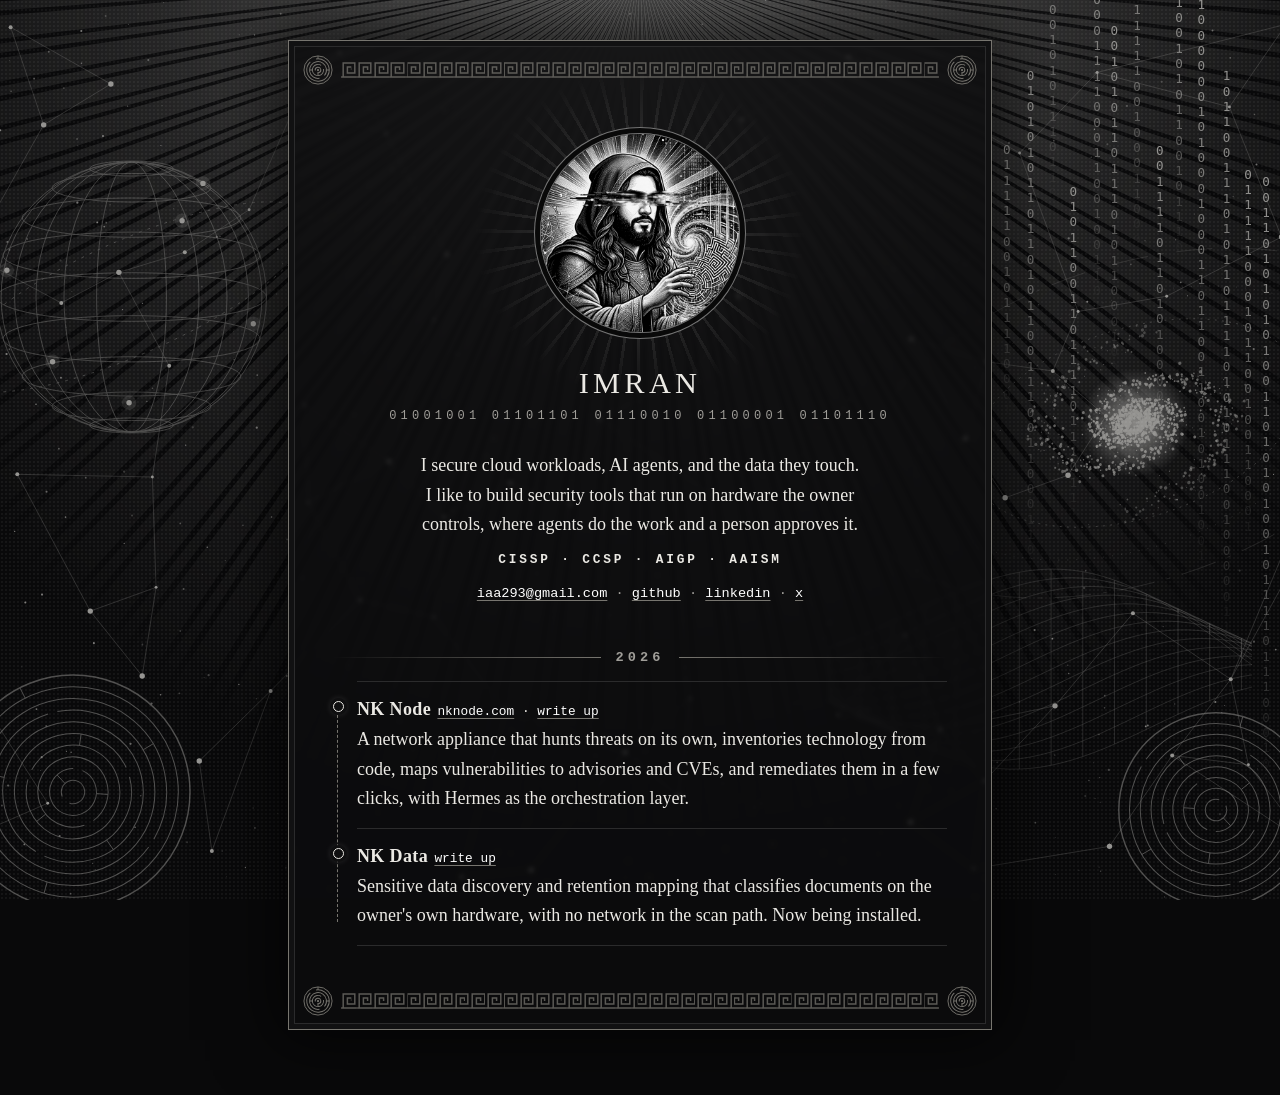
<file: index.html>
<!doctype html>
<html lang="en">
<head>
<meta charset="utf-8">
<meta name="viewport" content="width=device-width, initial-scale=1">
<title>Imran</title>
<meta name="description" content="Imran secures cloud workloads, AI agents, and the data they touch. Projects and write ups.">
<meta property="og:type" content="website">
<meta property="og:title" content="Imran">
<meta property="og:description" content="Imran secures cloud workloads, AI agents, and the data they touch. Projects and write ups.">
<meta property="og:url" content="https://techguardcoder.github.io/">
<meta property="og:image" content="https://techguardcoder.github.io/assets/portrait.jpg">
<meta name="twitter:card" content="summary">
<link rel="icon" type="image/png" href="assets/favicon.png">
<link rel="apple-touch-icon" href="assets/apple-touch-icon.png">
<link rel="stylesheet" href="style.css">
</head>
<body>
<div class="frame">
<div class="band" aria-hidden="true"><i></i><b></b><i></i></div>
<main>
<header class="hero">
<div class="portrait"><img src="assets/portrait.jpg" width="560" height="560" alt="Engraved style illustration of a hooded figure, eyes hidden behind a glitch, holding a maze of light"></div>
<h1>Imran</h1>
<p class="binary" aria-hidden="true">01001001 01101101 01110010 01100001 01101110</p>
</header>
<p class="intro">I secure cloud workloads, AI agents, and the data they touch. I like to build security tools that run on hardware the owner controls, where agents do the work and a person approves it.</p>
<p class="certs">CISSP · CCSP · AIGP · AAISM</p>
<p class="contact"><a href="mailto:iaa293@gmail.com">iaa293@gmail.com</a> · <a href="https://github.com/TechGuardCoder">github</a> · <a href="https://linkedin.com/in/imran-afridi">linkedin</a> · <a href="https://x.com/techguardai">x</a></p>

<h2>2026</h2>
<ul class="work">
<li>
<span class="name">NK Node</span><span class="links"><a href="https://nknode.com">nknode.com</a> · <a href="writing/nk-node.html">write up</a></span><br>
A network appliance that hunts threats on its own, inventories technology from code, maps vulnerabilities to advisories and CVEs, and remediates them in a few clicks, with Hermes as the orchestration layer.
</li>
<li>
<span class="name">NK Data</span><span class="links"><a href="writing/nk-data.html">write up</a></span><br>
Sensitive data discovery and retention mapping that classifies documents on the owner's own hardware, with no network in the scan path. Now being installed.
</li>
</ul>

</main>
<div class="band" aria-hidden="true"><i></i><b></b><i></i></div>
</div>
</body>
</html>
</file>
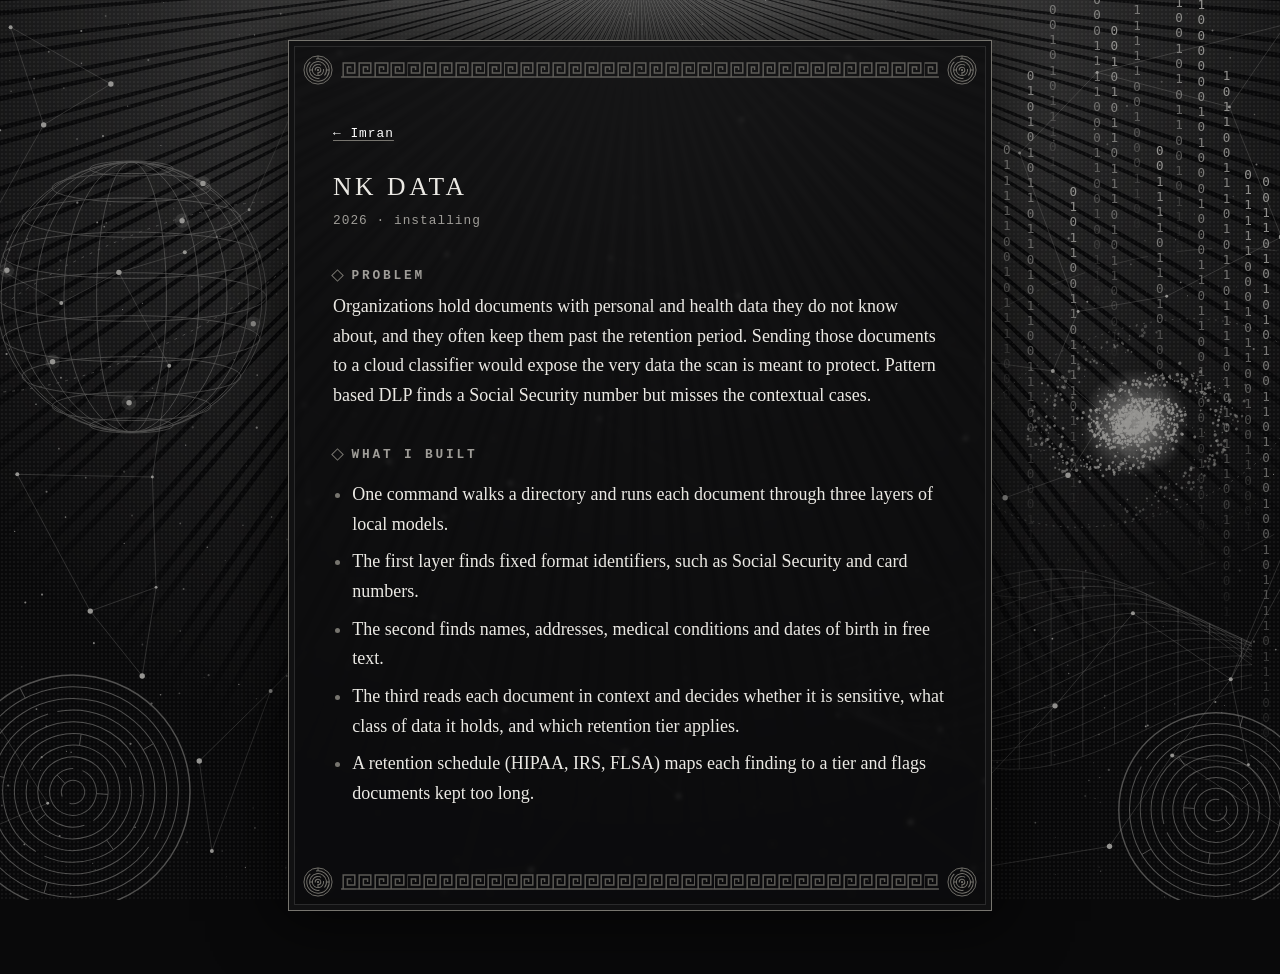
<file: writing/nk-data.html>
<!doctype html>
<html lang="en">
<head>
<meta charset="utf-8">
<meta name="viewport" content="width=device-width, initial-scale=1">
<title>NK Data · Imran</title>
<meta name="description" content="Sensitive data discovery and retention mapping that classifies documents on hardware the owner controls.">
<meta property="og:type" content="website">
<meta property="og:title" content="NK Data · Imran">
<meta property="og:description" content="Sensitive data discovery and retention mapping that classifies documents on hardware the owner controls.">
<meta property="og:url" content="https://techguardcoder.github.io/writing/nk-data.html">
<meta property="og:image" content="https://techguardcoder.github.io/assets/portrait.jpg">
<meta name="twitter:card" content="summary">
<link rel="icon" type="image/png" href="../assets/favicon.png">
<link rel="apple-touch-icon" href="../assets/apple-touch-icon.png">
<link rel="stylesheet" href="../style.css">
</head>
<body>
<div class="frame">
<div class="band" aria-hidden="true"><i></i><b></b><i></i></div>
<article>
<a class="back" href="../">&larr; Imran</a>
<h1>NK Data</h1>
<p class="meta">2026 · installing</p>

<h2>Problem</h2>
<p>Organizations hold documents with personal and health data they do not know about, and they often keep them past the retention period. Sending those documents to a cloud classifier would expose the very data the scan is meant to protect. Pattern based DLP finds a Social Security number but misses the contextual cases.</p>

<h2>What I built</h2>
<ul>
<li>One command walks a directory and runs each document through three layers of local models.</li>
<li>The first layer finds fixed format identifiers, such as Social Security and card numbers.</li>
<li>The second finds names, addresses, medical conditions and dates of birth in free text.</li>
<li>The third reads each document in context and decides whether it is sensitive, what class of data it holds, and which retention tier applies.</li>
<li>A retention schedule (HIPAA, IRS, FLSA) maps each finding to a tier and flags documents kept too long.</li>
</ul>
</article>
<div class="band" aria-hidden="true"><i></i><b></b><i></i></div>
</div>
</body>
</html>
</file>
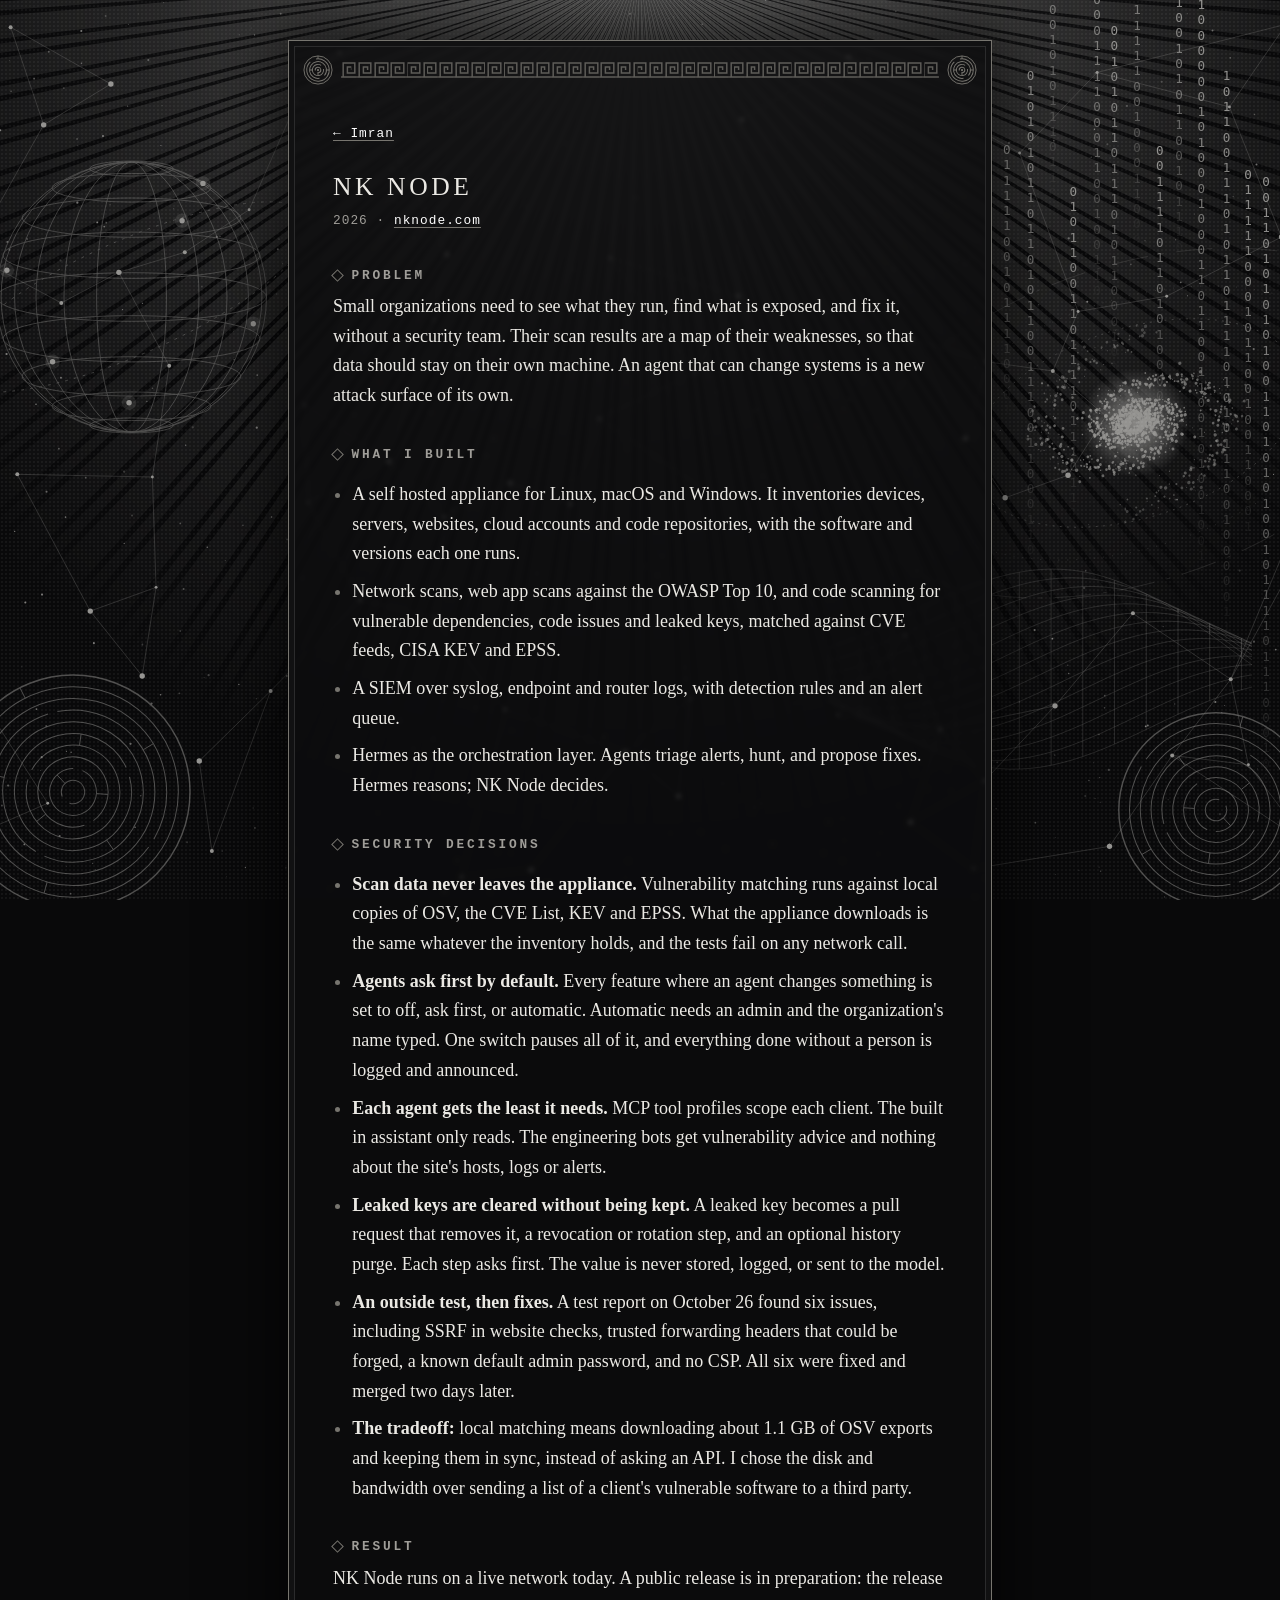
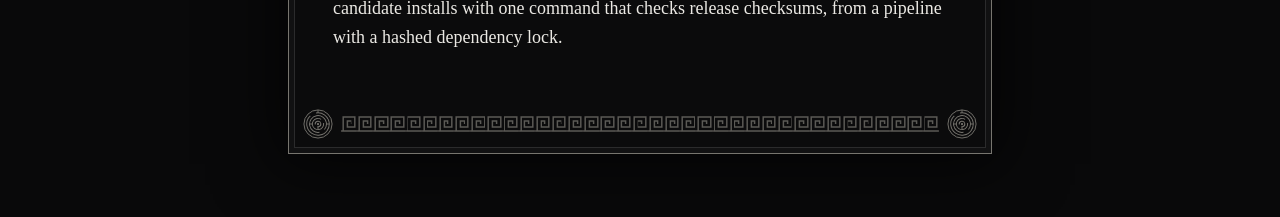
<file: writing/nk-node.html>
<!doctype html>
<html lang="en">
<head>
<meta charset="utf-8">
<meta name="viewport" content="width=device-width, initial-scale=1">
<title>NK Node · Imran</title>
<meta name="description" content="A self hosted security operations appliance where agents propose fixes, people approve them, and scan data stays on the machine.">
<meta property="og:type" content="website">
<meta property="og:title" content="NK Node · Imran">
<meta property="og:description" content="A self hosted security operations appliance where agents propose fixes, people approve them, and scan data stays on the machine.">
<meta property="og:url" content="https://techguardcoder.github.io/writing/nk-node.html">
<meta property="og:image" content="https://techguardcoder.github.io/assets/portrait.jpg">
<meta name="twitter:card" content="summary">
<link rel="icon" type="image/png" href="../assets/favicon.png">
<link rel="apple-touch-icon" href="../assets/apple-touch-icon.png">
<link rel="stylesheet" href="../style.css">
</head>
<body>
<div class="frame">
<div class="band" aria-hidden="true"><i></i><b></b><i></i></div>
<article>
<a class="back" href="../">&larr; Imran</a>
<h1>NK Node</h1>
<p class="meta">2026 · <a href="https://nknode.com">nknode.com</a></p>

<h2>Problem</h2>
<p>Small organizations need to see what they run, find what is exposed, and fix it, without a security team. Their scan results are a map of their weaknesses, so that data should stay on their own machine. An agent that can change systems is a new attack surface of its own.</p>

<h2>What I built</h2>
<ul>
<li>A self hosted appliance for Linux, macOS and Windows. It inventories devices, servers, websites, cloud accounts and code repositories, with the software and versions each one runs.</li>
<li>Network scans, web app scans against the OWASP Top 10, and code scanning for vulnerable dependencies, code issues and leaked keys, matched against CVE feeds, CISA KEV and EPSS.</li>
<li>A SIEM over syslog, endpoint and router logs, with detection rules and an alert queue.</li>
<li>Hermes as the orchestration layer. Agents triage alerts, hunt, and propose fixes. Hermes reasons; NK Node decides.</li>
</ul>

<h2>Security decisions</h2>
<ul>
<li><strong>Scan data never leaves the appliance.</strong> Vulnerability matching runs against local copies of OSV, the CVE List, KEV and EPSS. What the appliance downloads is the same whatever the inventory holds, and the tests fail on any network call.</li>
<li><strong>Agents ask first by default.</strong> Every feature where an agent changes something is set to off, ask first, or automatic. Automatic needs an admin and the organization's name typed. One switch pauses all of it, and everything done without a person is logged and announced.</li>
<li><strong>Each agent gets the least it needs.</strong> MCP tool profiles scope each client. The built in assistant only reads. The engineering bots get vulnerability advice and nothing about the site's hosts, logs or alerts.</li>
<li><strong>Leaked keys are cleared without being kept.</strong> A leaked key becomes a pull request that removes it, a revocation or rotation step, and an optional history purge. Each step asks first. The value is never stored, logged, or sent to the model.</li>
<li><strong>An outside test, then fixes.</strong> A test report on October 26 found six issues, including SSRF in website checks, trusted forwarding headers that could be forged, a known default admin password, and no CSP. All six were fixed and merged two days later.</li>
<li><strong>The tradeoff:</strong> local matching means downloading about 1.1 GB of OSV exports and keeping them in sync, instead of asking an API. I chose the disk and bandwidth over sending a list of a client's vulnerable software to a third party.</li>
</ul>

<h2>Result</h2>
<p>NK Node runs on a live network today. A public release is in preparation: the release candidate installs with one command that checks release checksums, from a pipeline with a hashed dependency lock.</p>

</article>
<div class="band" aria-hidden="true"><i></i><b></b><i></i></div>
</div>
</body>
</html>
</file>
<file: style.css>
/* Ink monochrome, after the portrait. Dark only. */
:root {
  color-scheme: dark;
  --bg:#09090a; --panel:#0f0f10; --glass:rgba(13,13,14,.84); --fg:#ebe9e4; --muted:#a09e99; --rule:#2b2b2c; --rule-strong:#77756f;
  --link:#ffffff; --ray:rgba(235,233,228,.12); --dot:rgba(235,233,228,.055); --art:rgba(235,233,228,.62);
  --serif: "Iowan Old Style", "Palatino Linotype", "Book Antiqua", Palatino, Georgia, serif;
  --mono: ui-monospace, SFMono-Regular, Menlo, Consolas, monospace;
  --meander: url("data:image/svg+xml,%3Csvg xmlns='http://www.w3.org/2000/svg' width='16' height='16' viewBox='0 0 16 16'%3E%3Cpath d='M0 15H16M2 15V1H14V11H6V5H10V8' fill='none' stroke='black' stroke-width='1.4'/%3E%3C/svg%3E");
  --medallion: url("data:image/svg+xml,%3Csvg xmlns='http://www.w3.org/2000/svg' viewBox='0 0 32 32'%3E%3Cg fill='none' stroke='black' stroke-width='1'%3E%3Ccircle cx='16' cy='16' r='15'/%3E%3Ccircle cx='16' cy='16' r='12' stroke-dasharray='68 7.4' transform='rotate(-100 16 16)'/%3E%3Ccircle cx='16' cy='16' r='9' stroke-dasharray='50 6.5' transform='rotate(80 16 16)'/%3E%3Ccircle cx='16' cy='16' r='6' stroke-dasharray='32 5.7' transform='rotate(-10 16 16)'/%3E%3Ccircle cx='16' cy='16' r='3' stroke-dasharray='15 3.8' transform='rotate(170 16 16)'/%3E%3Cpath d='M16 1V4M25 16H28M7 16H10M16 19V22'/%3E%3C/g%3E%3Ccircle cx='16' cy='16' r='1.2'/%3E%3C/svg%3E");
}

* { box-sizing: border-box; }
html { background:radial-gradient(ellipse 70% 55% at 50% 0%, #1c1c1d, var(--bg) 70%) fixed var(--bg); }
body { margin:0; padding:2.5rem 1rem 4rem; color:var(--fg); font:18px/1.65 var(--serif); position:relative; min-height:100vh; }

/* The engraving behind the page: rays, galaxy, binary rain, globe, labyrinths, mesh, constellations; halftone over it */
body::before, body::after { content:""; position:fixed; inset:0; pointer-events:none; z-index:-1; }
body::after { background:var(--art);
  -webkit-mask:url("assets/backdrop.svg") center top / cover no-repeat; mask:url("assets/backdrop.svg") center top / cover no-repeat; }
body::before { z-index:0; background:radial-gradient(var(--dot) 1px, transparent 1.3px) 0 0 / 4px 4px; }

/* The engraved frame, translucent so the engraving shows through */
.frame { max-width:44rem; margin:0 auto; background:var(--glass); border:1px solid var(--rule-strong); position:relative; z-index:1;
  -webkit-backdrop-filter:blur(2px); backdrop-filter:blur(2px);
  box-shadow: inset 0 0 0 5px var(--glass), inset 0 0 0 6px var(--rule), 0 0 60px 10px rgba(0,0,0,.65); }
.band { display:flex; align-items:center; gap:.5rem; padding:.85rem .85rem 0; }
.band:last-child { padding:0 .85rem .85rem; }
.band i { flex:none; width:30px; height:30px; background:var(--rule-strong);
  -webkit-mask:var(--medallion) center / contain no-repeat; mask:var(--medallion) center / contain no-repeat; }
.band b { flex:1; height:16px; background:var(--rule-strong); opacity:.75;
  -webkit-mask:var(--meander) 0 0 / 16px 16px round; mask:var(--meander) 0 0 / 16px 16px round; }
main, article { padding:2rem 2.75rem 2.5rem; }

a { color:var(--link); text-decoration-color:var(--rule-strong); text-decoration-thickness:1px; text-underline-offset:3px; }
a:hover { text-decoration-color:currentColor; }
p { margin:0 0 1rem; }
.muted { color:var(--muted); }

h1 { font-weight:400; font-size:1.9rem; line-height:1.2; letter-spacing:.14em; text-transform:uppercase; margin:0 0 .5rem; }
h2 { display:flex; align-items:center; gap:.9rem; font:600 .85rem var(--mono); letter-spacing:.3em; color:var(--muted);
  margin:2.75rem 0 1rem; }
h2::before, h2::after { content:""; flex:1; height:1px; background:linear-gradient(90deg, transparent, var(--rule-strong)); }
h2::after { background:linear-gradient(90deg, var(--rule-strong), transparent); }
article h2 { font-size:.8rem; letter-spacing:.22em; text-transform:uppercase; margin:2.25rem 0 .6rem; gap:.6rem; }
article h2::before { content:""; flex:none; width:7px; height:7px; background:none; border:1px solid var(--rule-strong); transform:rotate(45deg); }
article h2::after { content:none; }

/* Index header: the portrait as a medallion with rays behind it */
.hero { text-align:center; margin-bottom:1.75rem; }
.portrait { position:relative; isolation:isolate; width:200px; height:200px; margin:1rem auto 2rem; }
.portrait::before { content:""; position:absolute; inset:-70px; z-index:-1; border-radius:50%;
  background:repeating-conic-gradient(var(--ray) 0 1.4deg, transparent 1.4deg 7.5deg);
  -webkit-mask:radial-gradient(circle, #000 35%, transparent 70%); mask:radial-gradient(circle, #000 35%, transparent 70%); }
.portrait img { display:block; width:100%; height:100%; object-fit:cover; border-radius:50%; filter:grayscale(1) contrast(1.05);
  border:1px solid var(--rule-strong); box-shadow:0 0 0 5px var(--panel), 0 0 0 6px var(--rule-strong); }
.binary { font:.75rem var(--mono); letter-spacing:.35em; color:var(--muted); margin:0; }
.intro { text-align:center; text-wrap:balance; }
.certs { font:600 .8rem var(--mono); letter-spacing:.22em; text-align:center; margin:-.25rem 0 1rem; }
.contact { font-family:var(--mono); font-size:.85rem; text-align:center; color:var(--muted); }

/* Projects as a constellation: one node per row on a single line */
ul.work { list-style:none; padding:0 0 0 1.5rem; margin:0; position:relative; }
ul.work::before { content:""; position:absolute; left:4px; top:1.5rem; bottom:1.5rem; border-left:1px dashed var(--rule-strong); }
ul.work li { position:relative; padding:.85rem 0; border-top:1px solid var(--rule); }
ul.work li:last-child { border-bottom:1px solid var(--rule); }
ul.work li::before { content:""; position:absolute; left:calc(-1.5rem + 0px); top:1.2rem; width:9px; height:9px; border-radius:50%;
  background:var(--panel); border:1px solid var(--fg); box-shadow:0 0 0 3px var(--panel), 0 0 6px 3px var(--ray); }
ul.work .name { font-weight:600; letter-spacing:.02em; }
ul.work .links { font-family:var(--mono); font-size:.8rem; margin-left:.4rem; white-space:nowrap; }
.note { margin-top:2.5rem; font-size:.95rem; text-align:center; }

/* Write ups */
.back { font-family:var(--mono); font-size:.8rem; letter-spacing:.08em; display:inline-block; margin-bottom:1.75rem; }
article h1 { font-size:1.6rem; }
article .meta { font-family:var(--mono); font-size:.8rem; letter-spacing:.08em; color:var(--muted); margin-bottom:1.5rem; }
article ul { padding-left:1.2rem; }
article li { margin-bottom:.5rem; }
article li::marker { color:var(--rule-strong); }

@media (max-width: 560px) {
  body { padding:1rem .6rem 2.5rem; font-size:17px; }
  main, article { padding:1.5rem 1.25rem 2rem; }
  h1 { font-size:1.45rem; letter-spacing:.1em; }
  .portrait { width:168px; height:168px; }
  .band i { width:24px; height:24px; }
}
</file>
